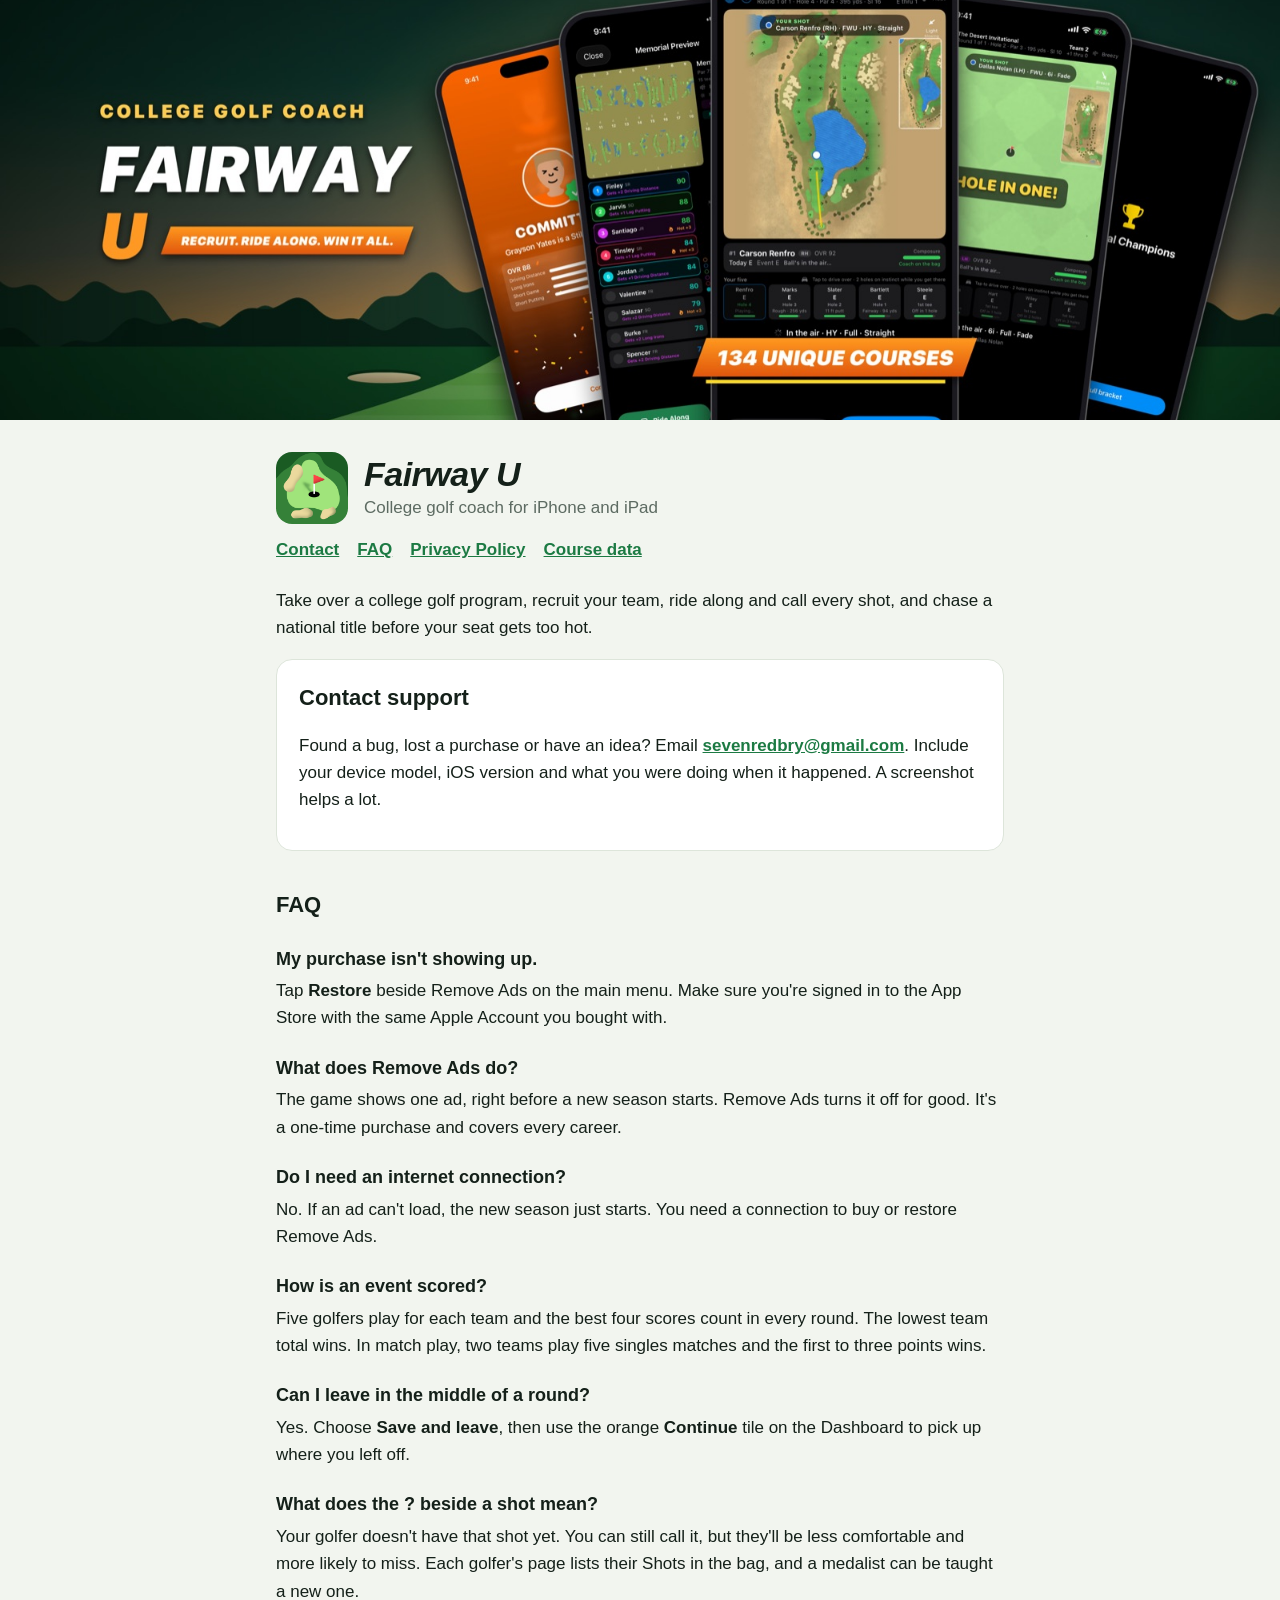
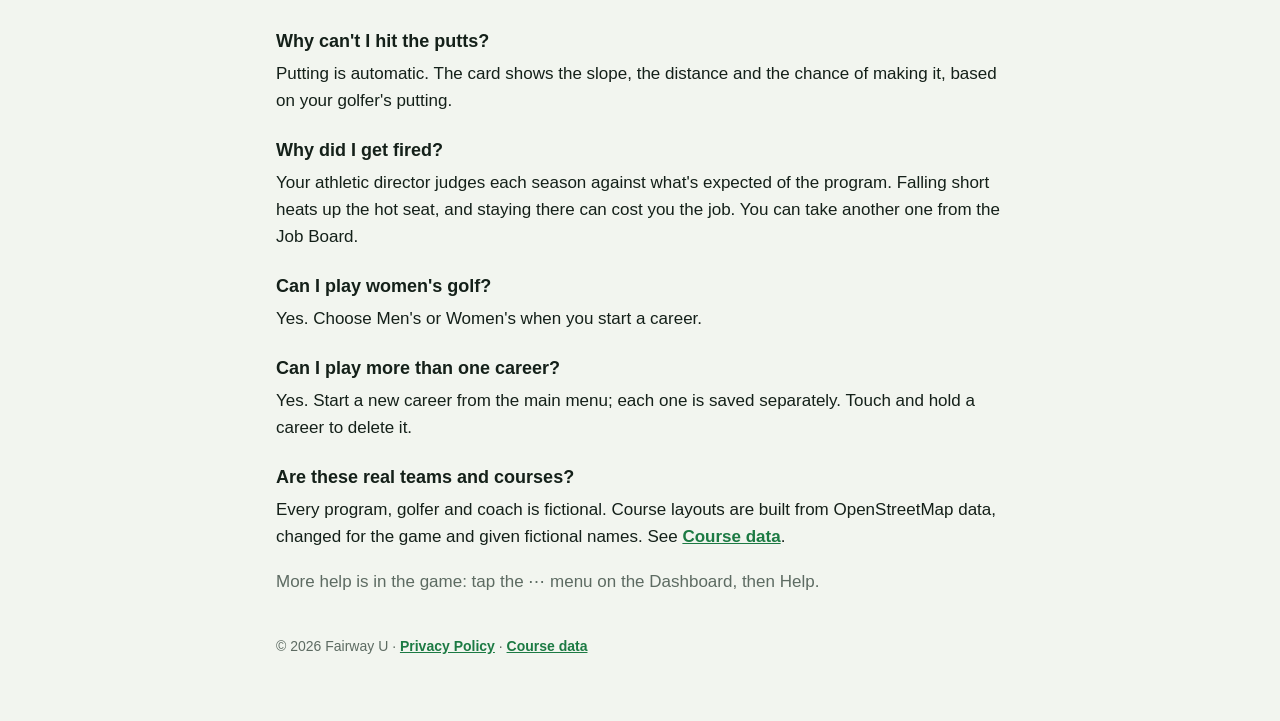
<file: index.html>
<!doctype html>
<html lang="en">
<head>
  <meta charset="utf-8">
  <meta name="viewport" content="width=device-width, initial-scale=1">
  <title>Fairway U · Support</title>
  <meta name="description" content="Fairway U is a college golf coaching sim for iPhone and iPad. Help, FAQ and contact.">
  <link rel="stylesheet" href="style.css">
</head>
<body>
  <img class="hero" src="header.jpg" alt="Fairway U: phones showing recruiting, picking a lineup, a tee shot, a hole-in-one and a national title">
  <main>
    <header class="brand">
      <img src="icon.png" alt="Fairway U app icon">
      <div>
        <h1>Fairway U</h1>
        <div class="muted">College golf coach for iPhone and iPad</div>
      </div>
    </header>
    <nav>
      <a href="#contact">Contact</a>
      <a href="#faq">FAQ</a>
      <a href="privacy.html">Privacy Policy</a>
      <a href="courses.html">Course data</a>
    </nav>

    <p>Take over a college golf program, recruit your team, ride along and call every shot, and chase a national title before your seat gets too hot.</p>

    <section class="card" id="contact">
      <h2>Contact support</h2>
      <p>Found a bug, lost a purchase or have an idea? Email <a href="mailto:sevenredbry@gmail.com">sevenredbry@gmail.com</a>. Include your device model, iOS version and what you were doing when it happened. A screenshot helps a lot.</p>
    </section>

    <section id="faq">
      <h2>FAQ</h2>

      <h3>My purchase isn't showing up.</h3>
      <p>Tap <strong>Restore</strong> beside Remove Ads on the main menu. Make sure you're signed in to the App Store with the same Apple Account you bought with.</p>

      <h3>What does Remove Ads do?</h3>
      <p>The game shows one ad, right before a new season starts. Remove Ads turns it off for good. It's a one-time purchase and covers every career.</p>

      <h3>Do I need an internet connection?</h3>
      <p>No. If an ad can't load, the new season just starts. You need a connection to buy or restore Remove Ads.</p>

      <h3>How is an event scored?</h3>
      <p>Five golfers play for each team and the best four scores count in every round. The lowest team total wins. In match play, two teams play five singles matches and the first to three points wins.</p>

      <h3>Can I leave in the middle of a round?</h3>
      <p>Yes. Choose <strong>Save and leave</strong>, then use the orange <strong>Continue</strong> tile on the Dashboard to pick up where you left off.</p>

      <h3>What does the ? beside a shot mean?</h3>
      <p>Your golfer doesn't have that shot yet. You can still call it, but they'll be less comfortable and more likely to miss. Each golfer's page lists their Shots in the bag, and a medalist can be taught a new one.</p>

      <h3>Why can't I hit the putts?</h3>
      <p>Putting is automatic. The card shows the slope, the distance and the chance of making it, based on your golfer's putting.</p>

      <h3>Why did I get fired?</h3>
      <p>Your athletic director judges each season against what's expected of the program. Falling short heats up the hot seat, and staying there can cost you the job. You can take another one from the Job Board.</p>

      <h3>Can I play women's golf?</h3>
      <p>Yes. Choose Men's or Women's when you start a career.</p>

      <h3>Can I play more than one career?</h3>
      <p>Yes. Start a new career from the main menu; each one is saved separately. Touch and hold a career to delete it.</p>

      <h3>Are these real teams and courses?</h3>
      <p>Every program, golfer and coach is fictional. Course layouts are built from OpenStreetMap data, changed for the game and given fictional names. See <a href="courses.html">Course data</a>.</p>

      <p class="muted">More help is in the game: tap the ⋯ menu on the Dashboard, then Help.</p>
    </section>

    <footer>© 2026 Fairway U · <a href="privacy.html">Privacy Policy</a> · <a href="courses.html">Course data</a></footer>
  </main>
</body>
</html>
</file>
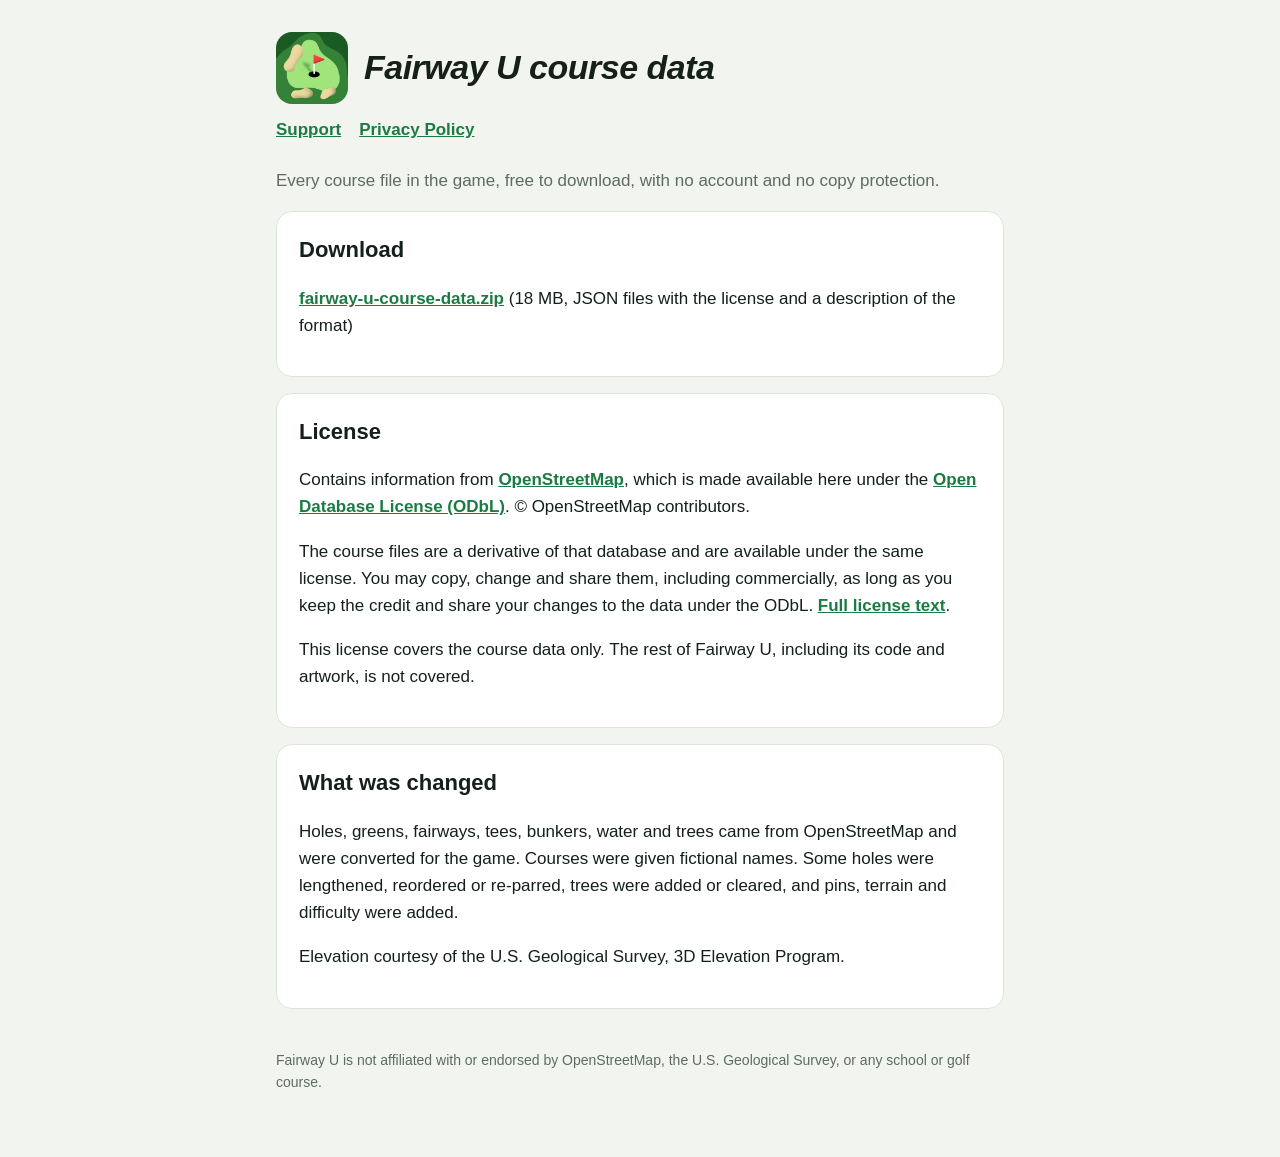
<file: courses.html>
<!doctype html>
<html lang="en">
<head>
  <meta charset="utf-8">
  <meta name="viewport" content="width=device-width, initial-scale=1">
  <title>Fairway U · Course data</title>
  <meta name="description" content="The course data used in Fairway U, free to download under the Open Database License.">
  <link rel="stylesheet" href="style.css">
</head>
<body>
  <main>
    <header class="brand"><img src="icon.png" alt="Fairway U app icon"><div><h1>Fairway U course data</h1></div></header>
    <nav><a href="./">Support</a> <a href="privacy.html">Privacy Policy</a></nav>
    <p class="muted">Every course file in the game, free to download, with no account and no copy protection.</p>
    <section class="card">
      <h2>Download</h2>
      <p><a href="fairway-u-course-data.zip">fairway-u-course-data.zip</a> (18 MB, JSON files with the license and a description of the format)</p>
    </section>
    <section class="card">
      <h2>License</h2>
      <p>Contains information from <a href="https://www.openstreetmap.org/copyright">OpenStreetMap</a>, which is made available here under the <a href="https://opendatacommons.org/licenses/odbl/1-0/">Open Database License (ODbL)</a>. © OpenStreetMap contributors.</p>
      <p>The course files are a derivative of that database and are available under the same license. You may copy, change and share them, including commercially, as long as you keep the credit and share your changes to the data under the ODbL. <a href="LICENSE-ODbL-1.0.txt">Full license text</a>.</p>
      <p>This license covers the course data only. The rest of Fairway U, including its code and artwork, is not covered.</p>
    </section>
    <section class="card">
      <h2>What was changed</h2>
      <p>Holes, greens, fairways, tees, bunkers, water and trees came from OpenStreetMap and were converted for the game. Courses were given fictional names. Some holes were lengthened, reordered or re-parred, trees were added or cleared, and pins, terrain and difficulty were added.</p>
      <p>Elevation courtesy of the U.S. Geological Survey, 3D Elevation Program.</p>
    </section>
    <footer>Fairway U is not affiliated with or endorsed by OpenStreetMap, the U.S. Geological Survey, or any school or golf course.</footer>
  </main>
</body>
</html>
</file>
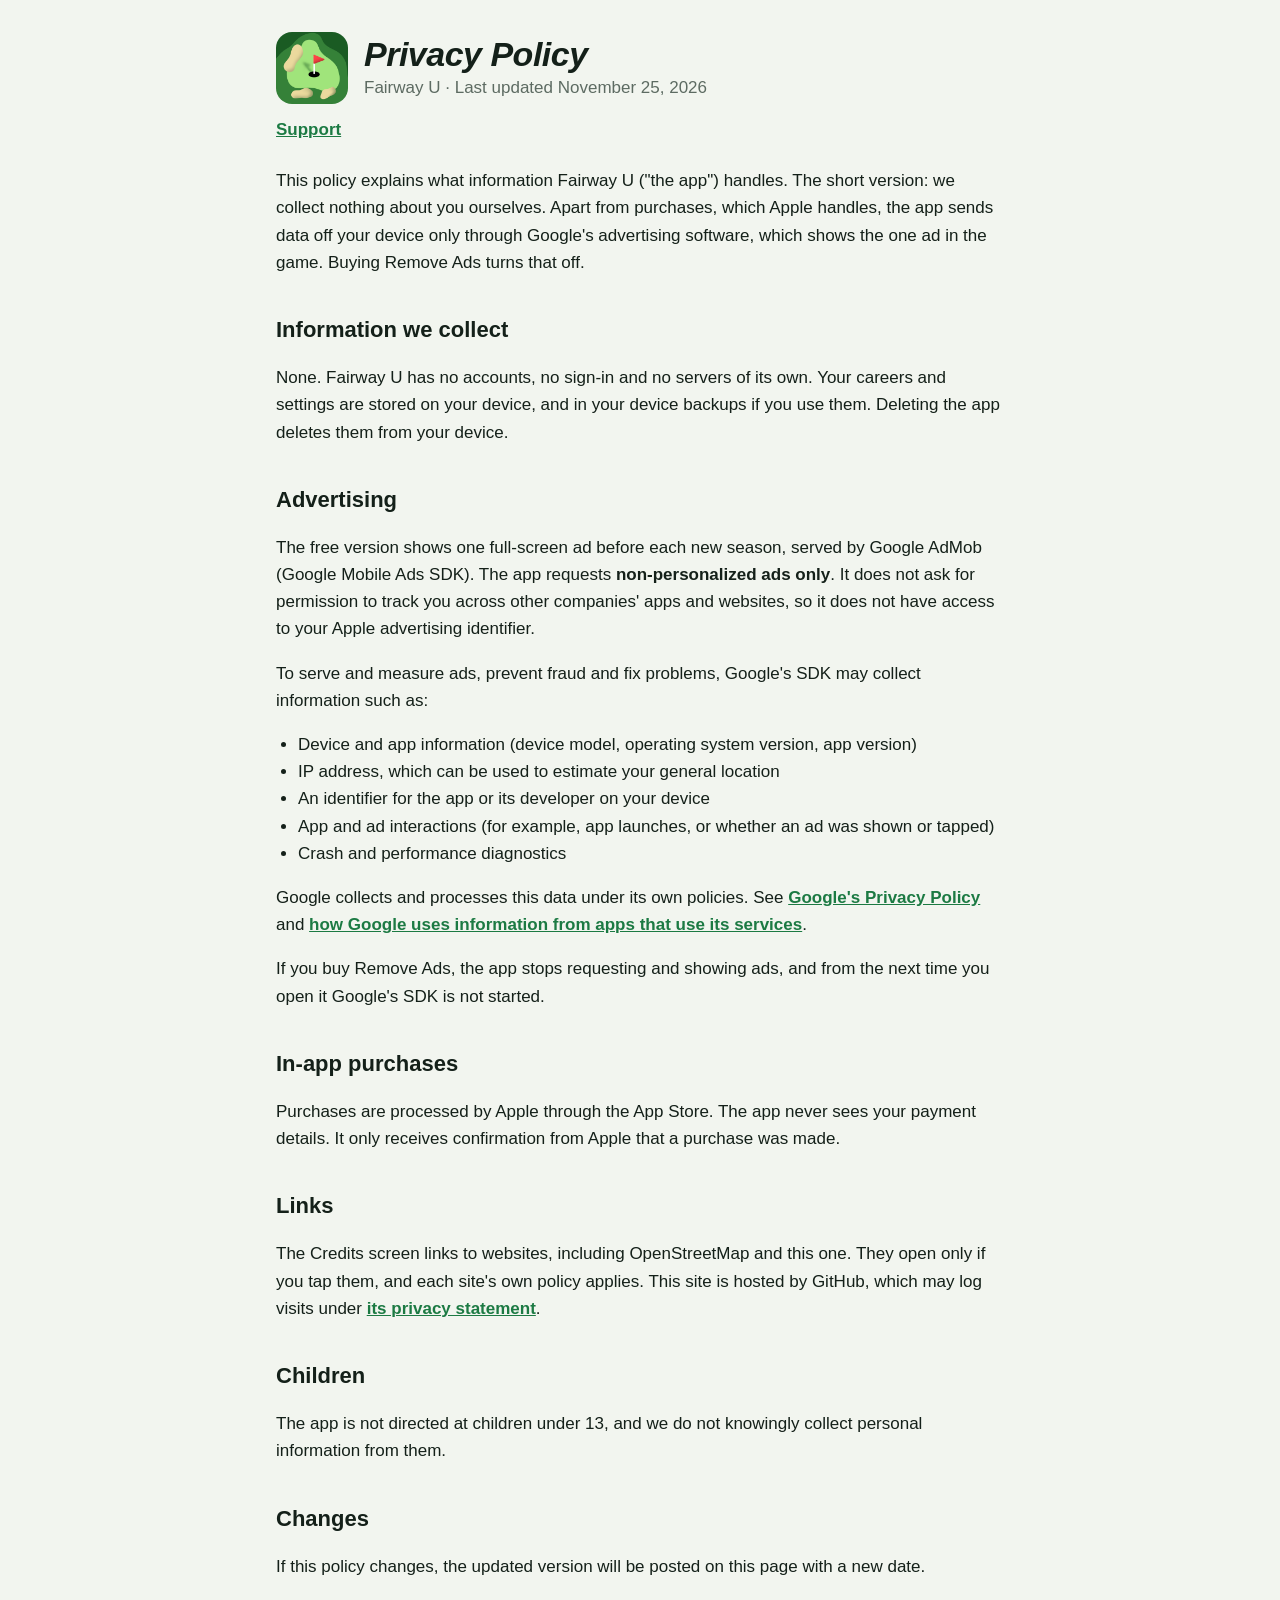
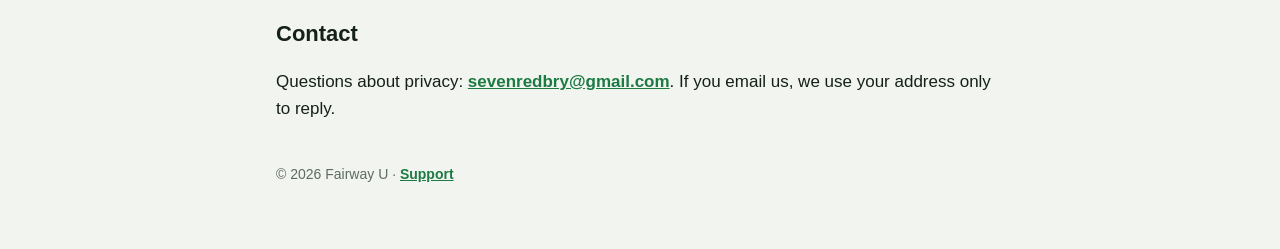
<file: privacy.html>
<!doctype html>
<html lang="en">
<head>
  <meta charset="utf-8">
  <meta name="viewport" content="width=device-width, initial-scale=1">
  <title>Fairway U · Privacy Policy</title>
  <link rel="stylesheet" href="style.css">
</head>
<body>
  <main>
    <header class="brand">
      <img src="icon.png" alt="Fairway U app icon">
      <div>
        <h1>Privacy Policy</h1>
        <div class="muted">Fairway U · Last updated November 25, 2026</div>
      </div>
    </header>
    <nav><a href="./">Support</a></nav>

    <p>This policy explains what information Fairway U ("the app") handles. The short version: we collect nothing about you ourselves. Apart from purchases, which Apple handles, the app sends data off your device only through Google's advertising software, which shows the one ad in the game. Buying Remove Ads turns that off.</p>

    <h2>Information we collect</h2>
    <p>None. Fairway U has no accounts, no sign-in and no servers of its own. Your careers and settings are stored on your device, and in your device backups if you use them. Deleting the app deletes them from your device.</p>

    <h2>Advertising</h2>
    <p>The free version shows one full-screen ad before each new season, served by Google AdMob (Google Mobile Ads SDK). The app requests <strong>non-personalized ads only</strong>. It does not ask for permission to track you across other companies' apps and websites, so it does not have access to your Apple advertising identifier.</p>
    <p>To serve and measure ads, prevent fraud and fix problems, Google's SDK may collect information such as:</p>
    <ul>
      <li>Device and app information (device model, operating system version, app version)</li>
      <li>IP address, which can be used to estimate your general location</li>
      <li>An identifier for the app or its developer on your device</li>
      <li>App and ad interactions (for example, app launches, or whether an ad was shown or tapped)</li>
      <li>Crash and performance diagnostics</li>
    </ul>
    <p>Google collects and processes this data under its own policies. See <a href="https://policies.google.com/privacy">Google's Privacy Policy</a> and <a href="https://policies.google.com/technologies/partner-sites">how Google uses information from apps that use its services</a>.</p>
    <p>If you buy Remove Ads, the app stops requesting and showing ads, and from the next time you open it Google's SDK is not started.</p>

    <h2>In-app purchases</h2>
    <p>Purchases are processed by Apple through the App Store. The app never sees your payment details. It only receives confirmation from Apple that a purchase was made.</p>

    <h2>Links</h2>
    <p>The Credits screen links to websites, including OpenStreetMap and this one. They open only if you tap them, and each site's own policy applies. This site is hosted by GitHub, which may log visits under <a href="https://docs.github.com/en/site-policy/privacy-policies/github-general-privacy-statement">its privacy statement</a>.</p>

    <h2>Children</h2>
    <p>The app is not directed at children under 13, and we do not knowingly collect personal information from them.</p>

    <h2>Changes</h2>
    <p>If this policy changes, the updated version will be posted on this page with a new date.</p>

    <h2>Contact</h2>
    <p>Questions about privacy: <a href="mailto:sevenredbry@gmail.com">sevenredbry@gmail.com</a>. If you email us, we use your address only to reply.</p>

    <footer>© 2026 Fairway U · <a href="./">Support</a></footer>
  </main>
</body>
</html>
</file>
<file: style.css>
:root { --bg:#f2f5ef; --card:#fff; --ink:#142019; --muted:#5d6b62; --accent:#1c7a43; --line:#dde5da; }
@media (prefers-color-scheme: dark) { :root { --bg:#07120c; --card:#0f1d15; --ink:#f1f4f1; --muted:#9fb0a5; --accent:#5fce8b; --line:#1e3227; } }
* { box-sizing: border-box; }
body { margin:0; background:var(--bg); color:var(--ink); font:17px/1.6 -apple-system,BlinkMacSystemFont,"Segoe UI",Roboto,Helvetica,Arial,sans-serif; }
main { max-width:760px; margin:0 auto; padding:32px 16px 64px; }
h1 { font-size:34px; line-height:1.15; margin:0 0 8px; font-weight:900; font-style:italic; letter-spacing:-.5px; }
h2 { font-size:22px; margin:0 0 8px; }
.muted { color:var(--muted); }
a { color:var(--accent); font-weight:600; }
.card { background:var(--card); border:1px solid var(--line); border-radius:16px; padding:20px 22px; margin:16px 0; }
footer { margin-top:40px; font-size:14px; color:var(--muted); }
.hero { width:100%; display:block; max-height:420px; object-fit:cover; }
header.brand { display:flex; align-items:center; gap:16px; margin-bottom:8px; }
header.brand img { width:72px; height:72px; border-radius:16px; }
header.brand h1 { margin:0; }
nav { display:flex; gap:18px; flex-wrap:wrap; margin:12px 0 24px; }
main > h2, section > h2 { margin-top:36px; }
.card h2 { margin-top:0; }
h3 { font-size:18px; margin:22px 0 4px; }
h3 + p { margin-top:0; }
ul { padding-left:22px; }
</file>
